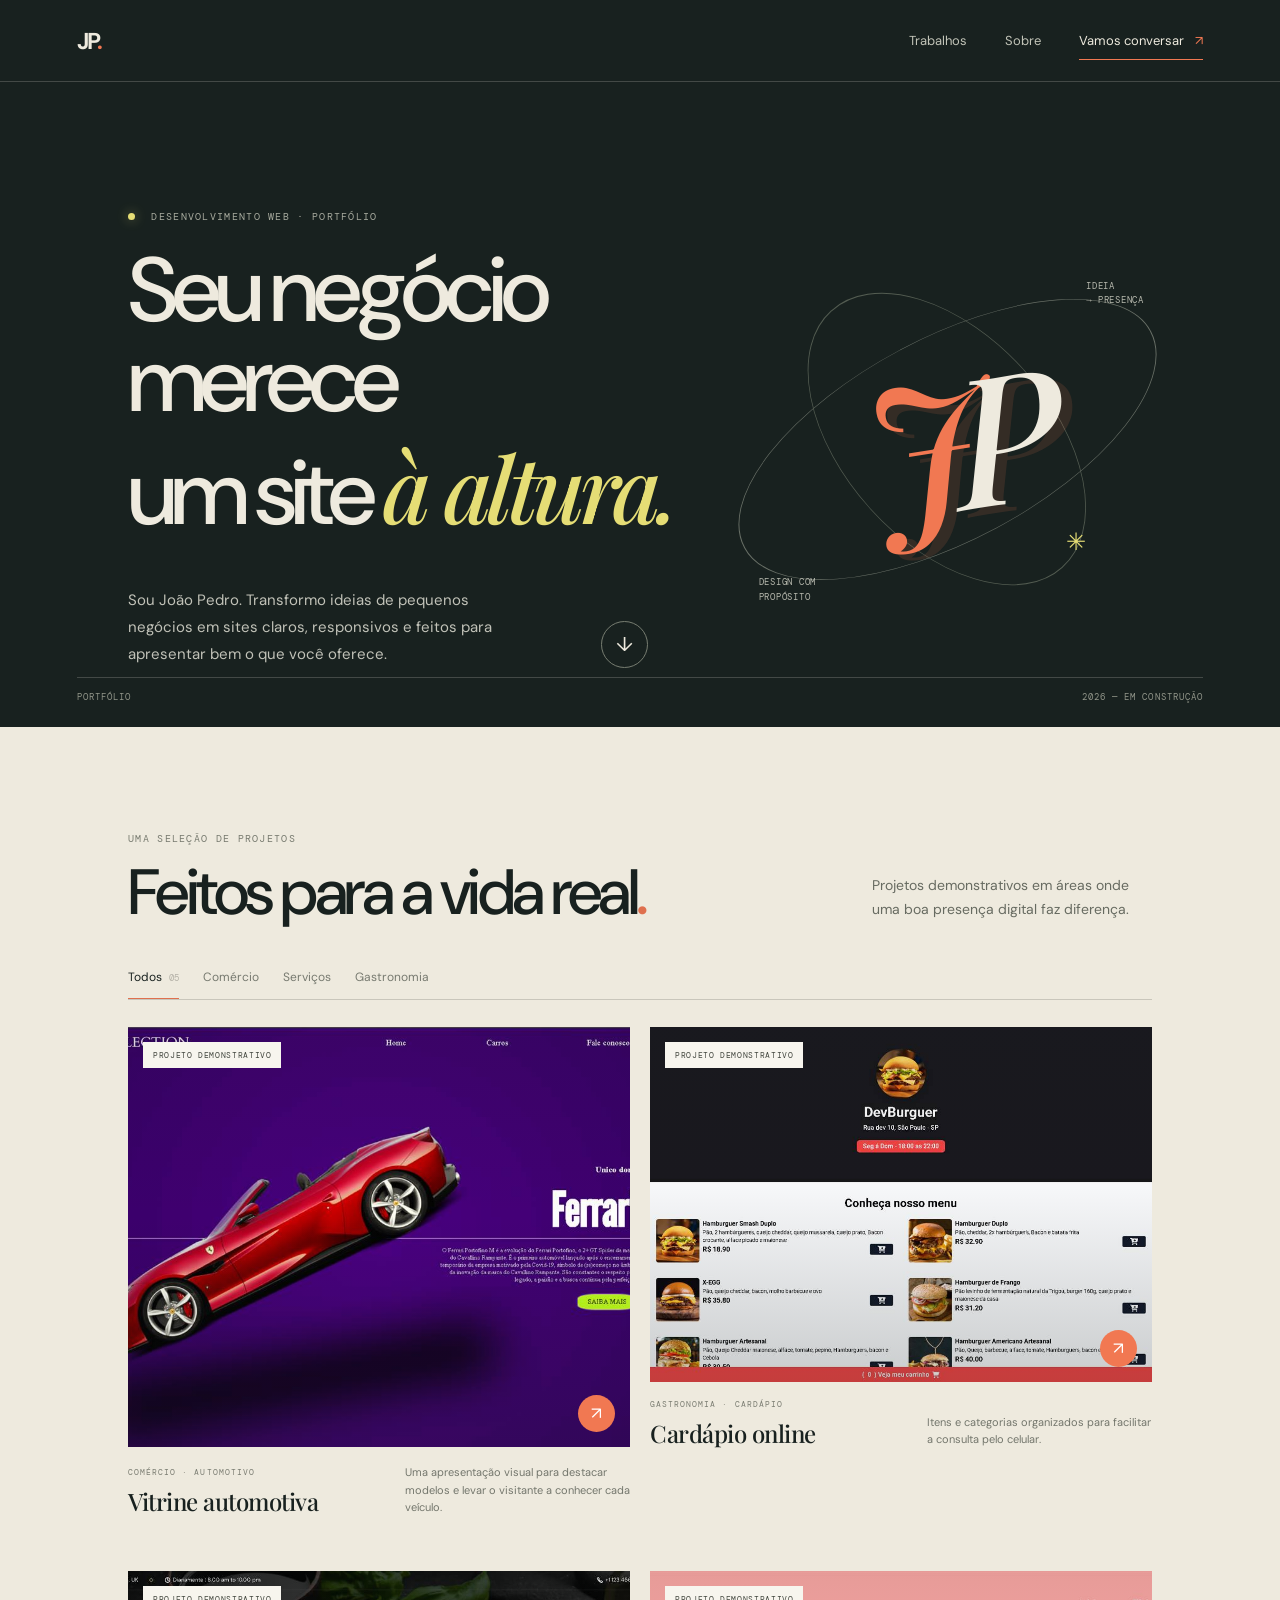
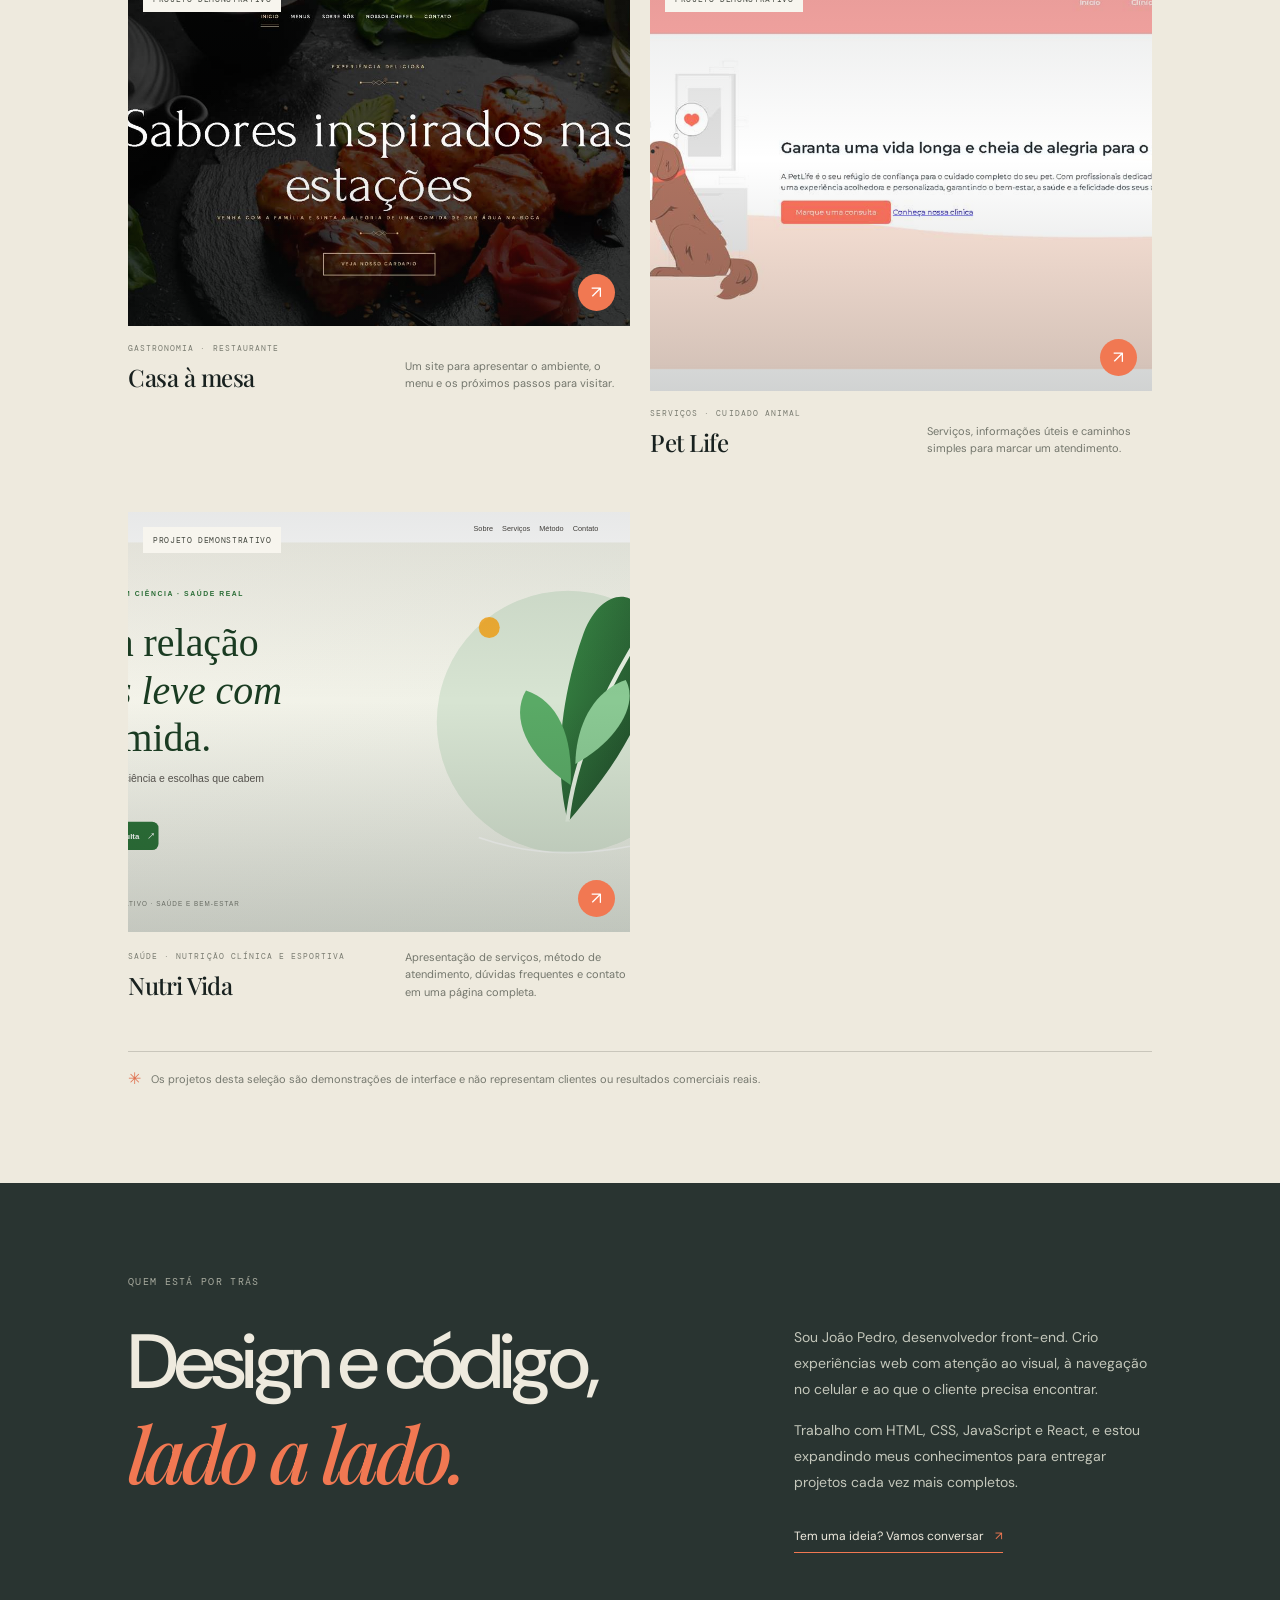
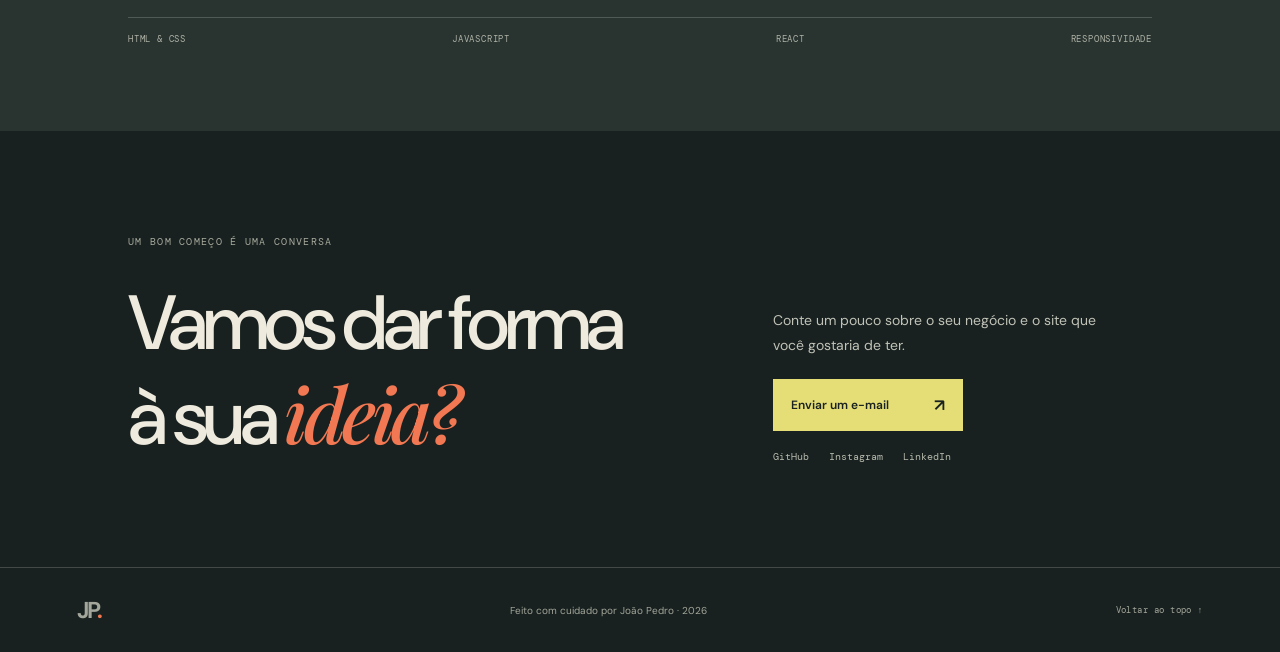
<file: index.html>
<!doctype html>
<html lang="pt-BR">
  <head>
    <meta charset="UTF-8" />
    <meta name="viewport" content="width=device-width, initial-scale=1" />
    <meta name="theme-color" content="#18211f" />
    <meta name="description" content="Portfólio de João Pedro: sites e experiências digitais para pequenos negócios." />
    <title>João Pedro — Sites para negócios com personalidade</title>
    <link rel="preconnect" href="https://fonts.googleapis.com" />
    <link rel="preconnect" href="https://fonts.gstatic.com" crossorigin />
    <link href="https://fonts.googleapis.com/css2?family=DM+Mono:wght@400;500&family=DM+Sans:wght@400;500;600;700&family=Playfair+Display:ital,wght@0,500;0,600;1,500;1,600&display=swap" rel="stylesheet" />
    <link rel="stylesheet" href="styles.css" />
    <script src="script.js" defer></script>
  </head>
  <body>
    <header class="site-header">
      <a class="wordmark" href="#inicio" aria-label="João Pedro, início">JP<span>.</span></a>
      <nav aria-label="Navegação principal">
        <a href="#trabalhos">Trabalhos</a>
        <a href="#sobre">Sobre</a>
        <a class="nav-contact" href="#contato">Vamos conversar <span aria-hidden="true">↗</span></a>
      </nav>
    </header>

    <main>
      <section class="hero" id="inicio">
        <div class="hero-copy">
          <p class="eyebrow"><span class="status-dot"></span> DESENVOLVIMENTO WEB · PORTFÓLIO</p>
          <h1>Seu negócio merece<br />um site <em>à altura.</em></h1>
          <div class="hero-bottom">
            <p>Sou João Pedro. Transformo ideias de pequenos negócios em sites claros, responsivos e feitos para apresentar bem o que você oferece.</p>
            <a class="round-link" href="#trabalhos" aria-label="Conheça os trabalhos">↓</a>
          </div>
        </div>
        <div class="hero-art" aria-label="Composição gráfica abstrata">
          <div class="art-orbit orbit-one"></div><div class="art-orbit orbit-two"></div>
          <div class="art-label label-top">IDEIA<br />→ PRESENÇA</div>
          <div class="art-mark">J<span>P</span></div>
          <div class="art-label label-bottom">DESIGN COM<br />PROPÓSITO</div>
          <span class="art-spark">✳</span>
        </div>
        <div class="hero-index"><span>PORTFÓLIO</span><span>2026 — EM CONSTRUÇÃO</span></div>
      </section>

      <section class="work section-wrap" id="trabalhos">
        <div class="section-heading">
          <div><p class="eyebrow">UMA SELEÇÃO DE PROJETOS</p><h2>Feitos para a vida real<span>.</span></h2></div>
          <p>Projetos demonstrativos em áreas onde uma boa presença digital faz diferença.</p>
        </div>
        <div class="filters" role="group" aria-label="Filtrar projetos">
          <button class="filter active" data-filter="todos" aria-pressed="true">Todos <span>05</span></button>
          <button class="filter" data-filter="comercio" aria-pressed="false">Comércio</button>
          <button class="filter" data-filter="servicos" aria-pressed="false">Serviços</button>
          <button class="filter" data-filter="gastronomia" aria-pressed="false">Gastronomia</button>
        </div>

        <div class="project-grid">
          <article class="project-card project-wide" data-category="comercio">
            <a class="project-image image-cars" href="https://joaopedroeustaquio.github.io/Loja-carro/" target="_blank" rel="noopener" aria-label="Abrir a demonstração Vitrine automotiva em nova aba">
              <img src="images/cars.jpg" alt="Prévia do projeto demonstrativo de vitrine automotiva" />
              <span class="image-tag">PROJETO DEMONSTRATIVO</span><span class="image-arrow">↗</span>
            </a>
            <div class="project-meta"><div><p class="eyebrow">COMÉRCIO · AUTOMOTIVO</p><h3>Vitrine automotiva</h3></div><p>Uma apresentação visual para destacar modelos e levar o visitante a conhecer cada veículo.</p></div>
          </article>

          <article class="project-card" data-category="gastronomia">
            <a class="project-image image-menu" href="https://joaopedroeustaquio.github.io/Cardapio-Online/" target="_blank" rel="noopener" aria-label="Abrir a demonstração Cardápio online em nova aba">
              <img src="images/menu.jpg" alt="Prévia do projeto demonstrativo de cardápio online" />
              <span class="image-tag">PROJETO DEMONSTRATIVO</span><span class="image-arrow">↗</span>
            </a>
            <div class="project-meta"><div><p class="eyebrow">GASTRONOMIA · CARDÁPIO</p><h3>Cardápio online</h3></div><p>Itens e categorias organizados para facilitar a consulta pelo celular.</p></div>
          </article>

          <article class="project-card" data-category="gastronomia">
            <a class="project-image image-restaurant" href="https://joaopedroeustaquio.github.io/Restaurante/" target="_blank" rel="noopener" aria-label="Abrir a demonstração Site para restaurante em nova aba">
              <img src="images/restaurant.jpg" alt="Prévia do projeto demonstrativo de site para restaurante" />
              <span class="image-tag">PROJETO DEMONSTRATIVO</span><span class="image-arrow">↗</span>
            </a>
            <div class="project-meta"><div><p class="eyebrow">GASTRONOMIA · RESTAURANTE</p><h3>Casa à mesa</h3></div><p>Um site para apresentar o ambiente, o menu e os próximos passos para visitar.</p></div>
          </article>

          <article class="project-card project-wide" data-category="servicos">
            <a class="project-image image-vet" href="https://joaopedroeustaquio.github.io/Pet-life/" target="_blank" rel="noopener" aria-label="Abrir a demonstração Pet Life em nova aba">
              <img src="images/vet.jpg" alt="Prévia do projeto demonstrativo de clínica veterinária" />
              <span class="image-tag">PROJETO DEMONSTRATIVO</span><span class="image-arrow">↗</span>
            </a>
            <div class="project-meta"><div><p class="eyebrow">SERVIÇOS · CUIDADO ANIMAL</p><h3>Pet Life</h3></div><p>Serviços, informações úteis e caminhos simples para marcar um atendimento.</p></div>
          </article>
          <article class="project-card project-wide" data-category="servicos">
            <a class="project-image image-nutrition" href="demos/nutricionista.html" target="_blank" rel="noopener" aria-label="Abrir o projeto demonstrativo de site para nutricionista">
              <img src="images/nutrition.svg" alt="Prévia criada para o projeto demonstrativo de site de nutrição" />
              <span class="image-tag">PROJETO DEMONSTRATIVO</span><span class="image-arrow">↗</span>
            </a>
            <div class="project-meta"><div><p class="eyebrow">SAÚDE · NUTRIÇÃO CLÍNICA E ESPORTIVA</p><h3>Nutri Vida</h3></div><p>Apresentação de serviços, método de atendimento, dúvidas frequentes e contato em uma página completa.</p></div>
          </article>
        </div>
        <p class="demo-note"><span>✳</span> Os projetos desta seleção são demonstrações de interface e não representam clientes ou resultados comerciais reais.</p>
      </section>

      <section class="about" id="sobre">
        <div class="section-wrap about-inner">
          <p class="eyebrow">QUEM ESTÁ POR TRÁS</p>
          <div class="about-main"><h2>Design e código,<br /><em>lado a lado.</em></h2><div><p>Sou João Pedro, desenvolvedor front-end. Crio experiências web com atenção ao visual, à navegação no celular e ao que o cliente precisa encontrar.</p><p>Trabalho com HTML, CSS, JavaScript e React, e estou expandindo meus conhecimentos para entregar projetos cada vez mais completos.</p><a class="text-link" href="#contato">Tem uma ideia? Vamos conversar <span>↗</span></a></div></div>
          <div class="skill-line"><span>HTML & CSS</span><span>JAVASCRIPT</span><span>REACT</span><span>RESPONSIVIDADE</span></div>
        </div>
      </section>

      <section class="contact section-wrap" id="contato">
        <p class="eyebrow">UM BOM COMEÇO É UMA CONVERSA</p>
        <div class="contact-row"><h2>Vamos dar forma<br />à sua <em>ideia?</em></h2><div><p>Conte um pouco sobre o seu negócio e o site que você gostaria de ter.</p><a class="contact-button" href="mailto:jpeg3827@hotmail.com">Enviar um e-mail <span>↗</span></a><div class="social-links"><a href="https://github.com/JoaoPedroeustaquio" target="_blank" rel="noreferrer">GitHub</a><a href="https://www.instagram.com/jotapedro007/" target="_blank" rel="noreferrer">Instagram</a><a href="https://www.linkedin.com/in/joão-pedro-eustaquio" target="_blank" rel="noreferrer">LinkedIn</a></div></div></div>
      </section>
    </main>

    <footer><a class="wordmark" href="#inicio">JP<span>.</span></a><p>Feito com cuidado por João Pedro · 2026</p><a href="#inicio">Voltar ao topo ↑</a></footer>
  </body>
</html>
</file>
<file: styles.css>
:root{--ink:#18211f;--paper:#eeeade;--paper-light:#f7f5ee;--muted:#9a9e91;--line:rgba(238,234,222,.2);--orange:#f17852;--yellow:#e5dd75;--serif:"Playfair Display",Georgia,serif;--sans:"DM Sans",Arial,sans-serif;--mono:"DM Mono",monospace}*{box-sizing:border-box}html{scroll-behavior:smooth}body{margin:0;background:var(--ink);color:var(--paper);font-family:var(--sans);-webkit-font-smoothing:antialiased}a{color:inherit;text-decoration:none}button{font:inherit}.site-header{height:82px;padding:0 6vw;display:flex;align-items:center;justify-content:space-between;border-bottom:1px solid var(--line)}.wordmark{font-size:23px;font-weight:700;letter-spacing:-2px}.wordmark span,.section-heading h2 span{color:var(--orange)}nav{display:flex;align-items:center;gap:38px;font-size:13px;color:#c2c4b8}nav a{transition:color .2s}nav a:hover,.text-link:hover{color:var(--yellow)}nav .nav-contact{color:var(--paper);border-bottom:1px solid var(--orange);padding:10px 0}.nav-contact span{color:var(--orange);margin-left:8px}.hero{min-height:645px;padding:104px 10vw 35px;position:relative;display:grid;grid-template-columns:1.2fr .8fr;align-items:center;overflow:hidden}.hero-copy{position:relative;z-index:2}.eyebrow{font:10px var(--mono);letter-spacing:.13em;color:#a7aa9e;margin:0 0 23px}.status-dot{display:inline-block;width:7px;height:7px;border-radius:50%;background:var(--yellow);margin-right:9px;box-shadow:0 0 12px #e5dd7577}.hero h1{font-size:clamp(55px,7.1vw,104px);line-height:.99;letter-spacing:-.065em;font-weight:500;margin:0;max-width:800px}.hero h1 em,.about h2 em,.contact h2 em{font:italic 500 1em var(--serif);letter-spacing:-.06em;color:var(--yellow)}.hero-bottom{display:flex;align-items:end;justify-content:space-between;gap:25px;max-width:520px;margin-top:40px}.hero-bottom p{font-size:15px;line-height:1.8;color:#c1c2b8;max-width:380px;margin:0}.round-link{width:47px;height:47px;flex:0 0 47px;border:1px solid #777d71;border-radius:50%;display:grid;place-items:center;font-size:20px;transition:background .2s,color .2s}.round-link:hover{background:var(--yellow);color:var(--ink)}.hero-art{height:420px;position:relative;display:grid;place-items:center}.art-orbit{position:absolute;aspect-ratio:1;border:1px solid #697067;border-radius:50%;transform:rotate(-28deg) scaleY(.44)}.orbit-one{width:min(36vw,470px)}.orbit-two{width:min(27vw,355px);transform:rotate(48deg) scaleY(.6);border-color:#535c51}.art-mark{font:italic 500 clamp(95px,14vw,180px)/1 var(--serif);letter-spacing:-.16em;color:var(--orange);transform:rotate(-9deg);text-shadow:10px 7px 0 #f1785222;z-index:1}.art-mark span{color:var(--paper)}.art-label{position:absolute;font:9px/1.6 var(--mono);letter-spacing:.08em;color:#b7b9ae}.label-top{top:50px;right:2%}.label-bottom{bottom:45px;left:4%}.art-spark{position:absolute;right:16%;bottom:22%;font-size:24px;color:var(--yellow)}.hero-index{position:absolute;bottom:24px;left:6vw;right:6vw;display:flex;justify-content:space-between;border-top:1px solid var(--line);padding-top:13px;font:9px var(--mono);letter-spacing:.12em;color:#92968a}.section-wrap{padding-left:10vw;padding-right:10vw}.work{background:var(--paper);color:var(--ink);padding-top:105px;padding-bottom:94px}.section-heading{display:flex;align-items:end;justify-content:space-between;gap:30px}.section-heading .eyebrow{color:#777a6f;margin-bottom:15px}.section-heading h2{font-size:clamp(38px,5vw,65px);line-height:1.03;letter-spacing:-.055em;font-weight:500;margin:0}.section-heading h2 span{color:#df704e}.section-heading>p{max-width:280px;color:#676b61;font-size:14px;line-height:1.7;margin:0 0 4px}.filters{display:flex;gap:24px;margin:43px 0 27px;border-bottom:1px solid #c9c6bb}.filter{background:none;border:0;border-bottom:1px solid transparent;padding:0 0 13px;color:#777a70;font-size:12px;cursor:pointer}.filter span{font:9px var(--mono);color:#b4b1a7;margin-left:4px}.filter.active{border-color:#df704e;color:var(--ink)}.project-grid{display:grid;grid-template-columns:1fr 1fr;gap:54px 20px}.project-card[hidden]{display:none}.project-image{display:block;position:relative;height:clamp(220px,28vw,355px);background:#c5c5b7;overflow:hidden}.project-wide .project-image{height:clamp(250px,34vw,420px)}.project-image:after{content:"";position:absolute;inset:0;background:linear-gradient(180deg,rgba(24,33,31,.10),transparent 45%,rgba(24,33,31,.2));pointer-events:none}.project-image img{width:100%;height:100%;display:block;object-fit:cover;object-position:top center;transition:transform .6s cubic-bezier(.2,.7,.2,1)}.project-image:hover img{transform:scale(1.035)}.image-tag{position:absolute;z-index:1;top:15px;left:15px;background:var(--paper-light);color:#42463e;padding:8px 10px;font:8px var(--mono);letter-spacing:.08em}.image-arrow{position:absolute;z-index:1;right:15px;bottom:15px;width:37px;height:37px;border-radius:50%;background:var(--orange);color:#fff;display:grid;place-items:center;font-size:17px}.project-meta{display:flex;align-items:end;justify-content:space-between;gap:22px;padding-top:17px}.project-meta .eyebrow{font-size:8px;color:#7b7d72;margin:0 0 8px}.project-meta h3{font:500 24px var(--serif);margin:0;letter-spacing:-.02em}.project-meta>p{font-size:11px;line-height:1.6;color:#73766c;max-width:225px;margin:0}.demo-note{display:flex;gap:10px;align-items:center;margin:50px 0 0;border-top:1px solid #c9c6bb;padding-top:16px;color:#75786e;font-size:11px}.demo-note span{color:#df704e;font-size:16px}.about{background:#293431;padding:92px 0 86px}.about-inner>.eyebrow{margin-bottom:37px}.about-main{display:grid;grid-template-columns:1fr .65fr;gap:9vw;align-items:start}.about h2,.contact h2{font-size:clamp(45px,6vw,78px);font-weight:500;letter-spacing:-.06em;line-height:.98;margin:0}.about h2 em{color:var(--orange)}.about-main>div>p{font-size:14px;color:#c4c7bb;line-height:1.85;margin:0 0 15px}.text-link{display:inline-block;margin-top:17px;padding-bottom:8px;border-bottom:1px solid var(--orange);font-size:12px}.text-link span{color:var(--orange);margin-left:8px}.skill-line{display:flex;justify-content:space-between;gap:15px;border-top:1px solid var(--line);margin-top:64px;padding-top:15px;font:9px var(--mono);letter-spacing:.09em;color:#afb2a6}.contact{padding-top:104px;padding-bottom:104px}.contact>.eyebrow{margin-bottom:38px}.contact-row{display:grid;grid-template-columns:1fr .7fr;gap:8vw;align-items:end}.contact h2 em{color:var(--orange)}.contact-row>div>p{font-size:14px;color:#c1c3b8;line-height:1.75;max-width:325px;margin:0 0 22px}.contact-button{display:inline-flex;align-items:center;gap:45px;background:var(--yellow);color:var(--ink);padding:15px 18px;font-size:12px;font-weight:600}.contact-button span{font-size:17px}.contact-row>div>.contact-note{margin:16px 0 0;color:#8d9389;font-size:10px;max-width:360px}footer{min-height:85px;border-top:1px solid var(--line);padding:20px 6vw;display:flex;align-items:center;justify-content:space-between;color:#a3a69b;font-size:10px}footer p{margin:0}footer>a:last-child{font:9px var(--mono);letter-spacing:.05em} :focus-visible{outline:2px solid var(--yellow);outline-offset:4px} @media(max-width:800px){.hero{padding:72px 7vw 60px;grid-template-columns:1fr;min-height:auto}.hero-art{position:absolute;right:-70px;top:85px;width:42vw;height:300px;opacity:.5}.hero-copy{max-width:700px}.hero h1{font-size:clamp(56px,11vw,90px)}.hero-bottom{max-width:470px}.hero-index{left:7vw;right:7vw;bottom:15px}.section-wrap{padding-left:7vw;padding-right:7vw}.work{padding-top:75px;padding-bottom:70px}.project-grid{gap:40px 16px}.project-meta{display:block}.project-meta>p{margin-top:10px}.about{padding:75px 0}.about-main{gap:5vw}.contact{padding-top:78px;padding-bottom:78px}}@media(max-width:560px){.site-header{height:68px;padding:0 6vw}nav{gap:18px;font-size:11px}nav>a:first-child{display:none}.nav-contact{font-size:10px}.hero{padding-top:80px;padding-bottom:83px}.hero h1{font-size:clamp(51px,13vw,72px)}.hero-art{right:-125px;top:96px;width:62vw;height:260px;opacity:.34}.hero-bottom{align-items:center;margin-top:28px}.hero-bottom p{font-size:13px;max-width:310px}.round-link{width:40px;height:40px;flex-basis:40px}.hero-index{font-size:8px}.section-heading{display:block}.section-heading>p{margin-top:16px}.filters{gap:18px;margin-top:30px;overflow-x:auto}.filter{white-space:nowrap}.project-grid{grid-template-columns:1fr;gap:35px}.project-image,.project-wide .project-image{height:clamp(230px,72vw,360px)}.project-meta{display:flex;align-items:end}.project-meta>p{max-width:45%;margin:0}.project-meta h3{font-size:22px}.demo-note{align-items:flex-start;font-size:10px;line-height:1.55}.about-main,.contact-row{grid-template-columns:1fr;gap:30px}.about-main>div{max-width:450px}.skill-line{flex-wrap:wrap;justify-content:flex-start;gap:10px 22px;margin-top:42px}.contact-row>div{max-width:400px}.contact h2{font-size:clamp(50px,12vw,70px)}footer{padding:20px 6vw}footer p{max-width:150px;text-align:center;font-size:9px}}@media(prefers-reduced-motion:reduce){*,*::before,*::after{scroll-behavior:auto!important;transition:none!important}}

.social-links{display:flex;gap:20px;margin-top:19px;color:#b7baae;font:10px var(--mono)}.social-links a:hover{color:var(--yellow)}

.image-nutrition img{object-fit:cover;object-position:top center}
</file>
